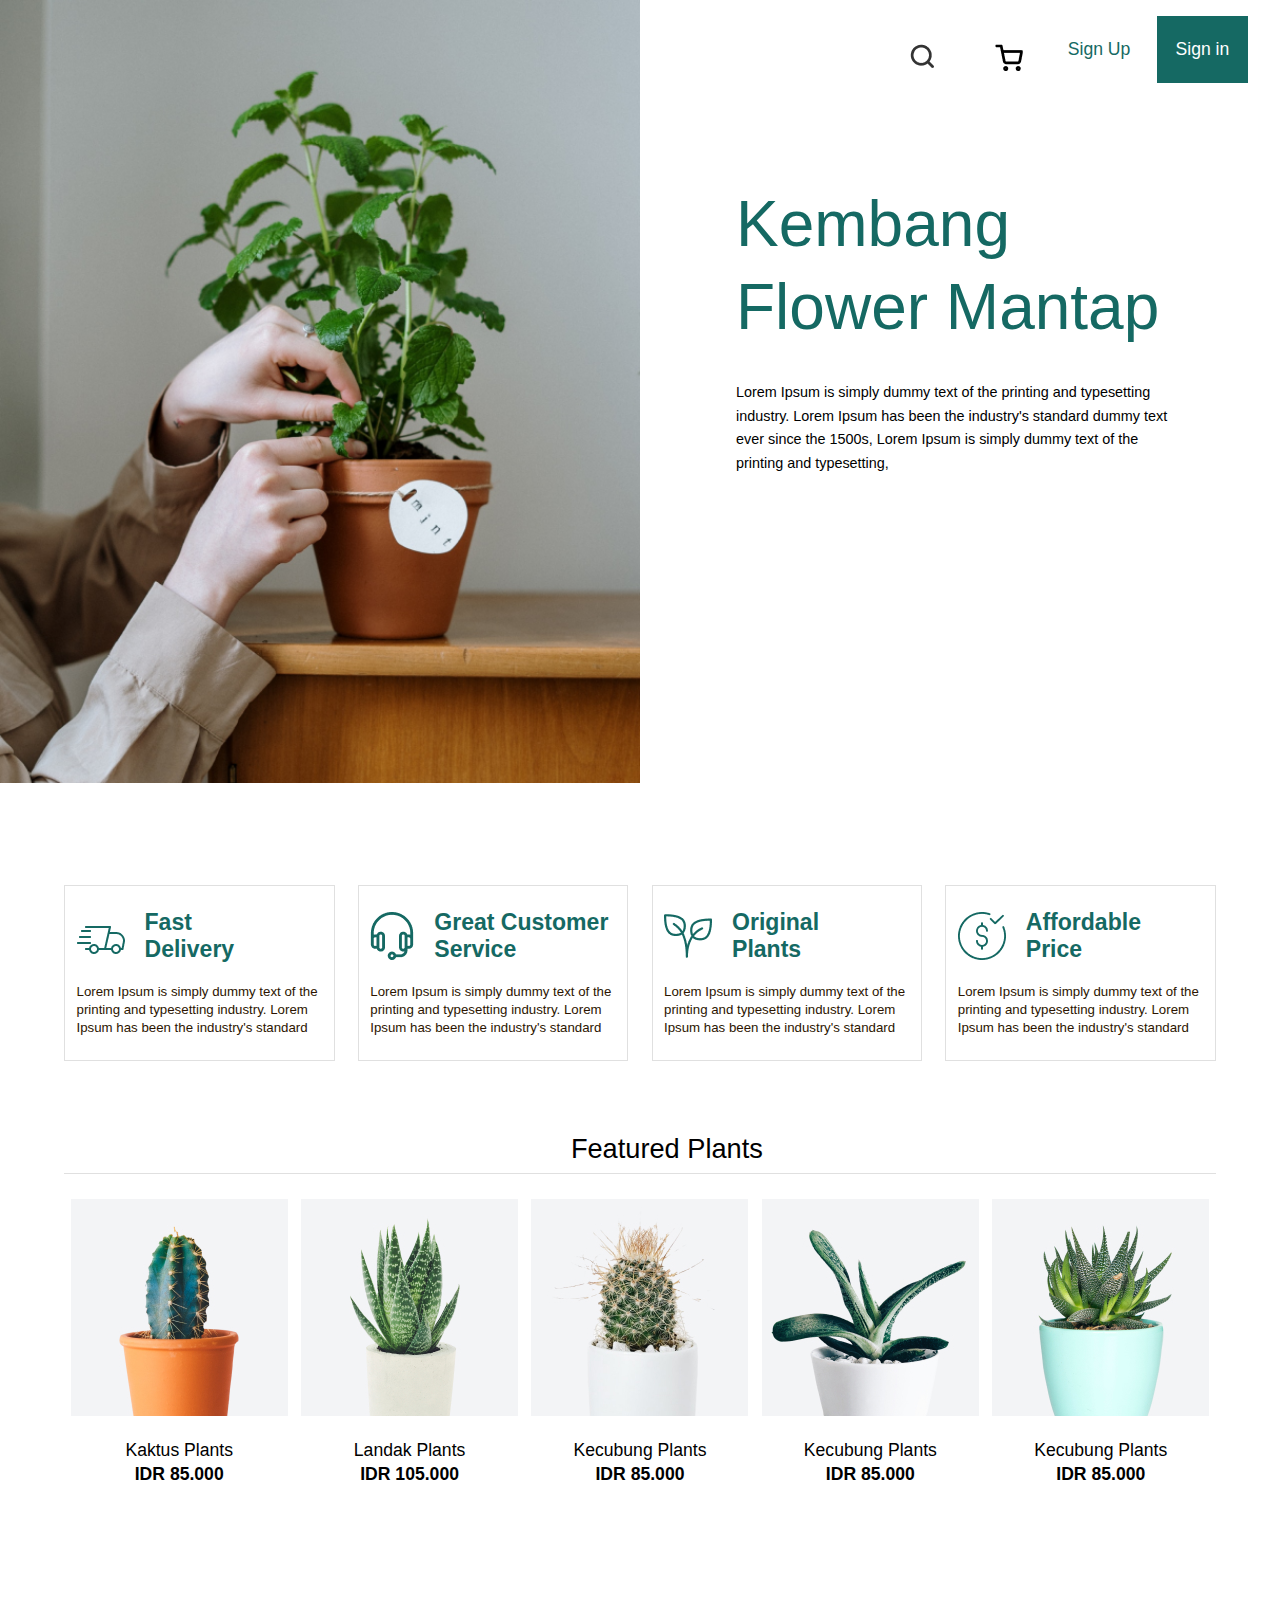
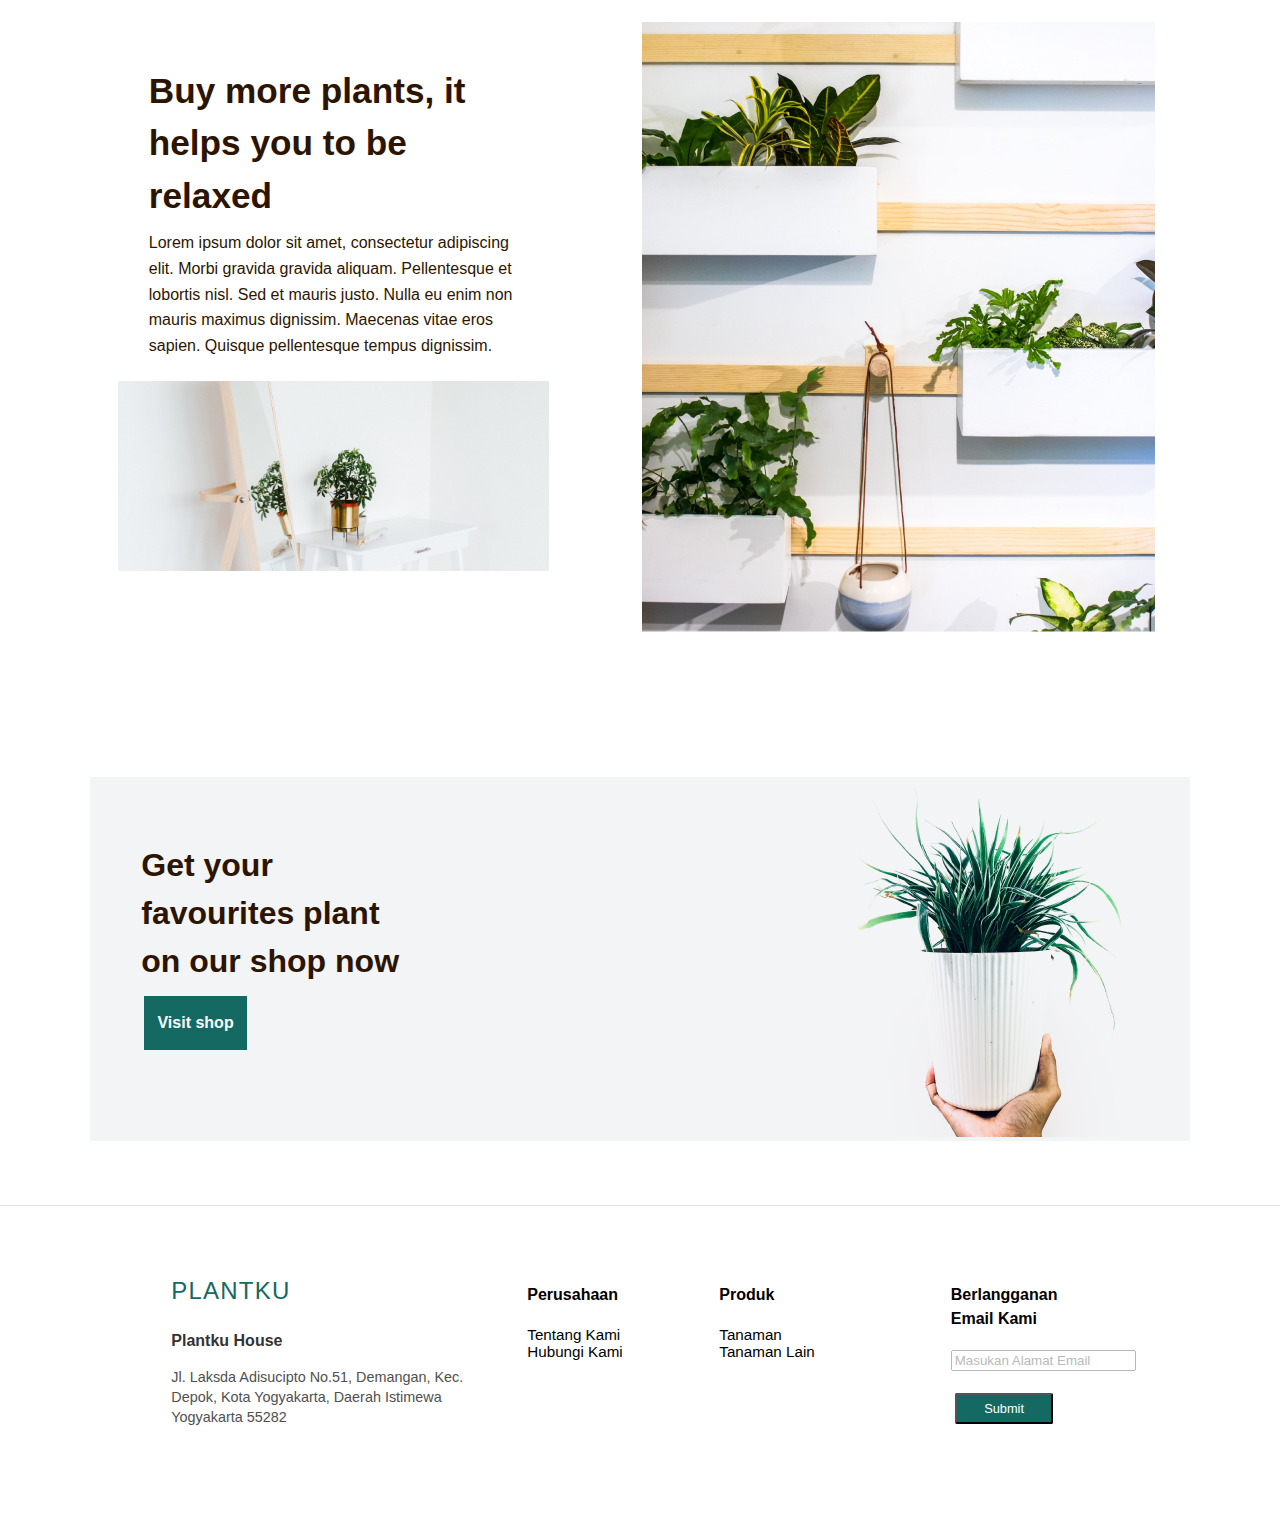
<file: weblab1-2/index.html>
<!DOCTYPE html>
<html>
    <head>
        <meta charset="utf-8">
        <link rel="stylesheet" href="css/styles.css">
        <title>Dolganov N.A. 335152</title>
        <meta name="viewport" content="width=device-width" initial-scale=1.0" >
    </head>

   

    <body>
        <section class = "cont-1">

            <div class="cont-1-left">
                <img src="images/handsOnPlant.png" alt="">
            </div>

            <div class="cont-1-right">
                
                    <nav class="menu">

                        <a href="#" class="search"><img src="images/loop.png" alt="" ></a>
                        <a href="#" class="basket"><img src="images/market.png" alt="" ></a>


                        <a href="#" class="button up">Sign Up</a>
                        <a href="#" class="button in">Sign in</a>
                    </nav>

                    <div class="tittle">
                        <h1 class="kembang">
                            Kembang <br> Flower Mantap
                        </h1>
    
                        <p class="kembang-text">
                            Lorem Ipsum is simply dummy text of the printing and typesetting industry.
                            Lorem Ipsum has been the industry's standard dummy text ever since the 1500s,
                            Lorem Ipsum is simply dummy text of the printing and typesetting,
                        
                        </p>
                
        
            </div>
                
            </div>

        </section>

        <div class="services">
            <div class ='services-box'>
                <div class='img-services-box'>
                        <img src="images/gruzocar.png">
                        <div class='img-text'>
                            Fast <br>Delivery
                        </div>
                </div>
                <div class='content-services-box'>
                    Lorem Ipsum is simply dummy text of the printing and typesetting industry. Lorem Ipsum has been the industry's standard 
                </div>
            </div>
            
            <div class ='services-box'>
                <div class='img-services-box'>
                        <img src="images/headphones.png">
                        <div class='img-text'>
                            Great Customer <br>Service
                        </div>
                </div>
                <div class='content-services-box'>
                    Lorem Ipsum is simply dummy text of the printing and typesetting industry. Lorem Ipsum has been the industry's standard 
                </div>
            </div>

            <div class ='services-box'>
                <div class='img-services-box'>
                        <img src="images/marikhuana.png">
                        <div class='img-text'>
                            Original <br>Plants
                        </div>
                </div>
                <div class='content-services-box'>
                    Lorem Ipsum is simply dummy text of the printing and typesetting industry. Lorem Ipsum has been the industry's standard 
                </div>
            </div>

            <div class ='services-box'>
                <div class='img-services-box'>
                        <img src="images/dollar.png">
                        <div class='img-text'>
                            Affordable <br>Price
                        </div>
                </div>
                <div class='content-services-box'>
                    Lorem Ipsum is simply dummy text of the printing and typesetting industry. Lorem Ipsum has been the industry's standard 
                </div>
            </div>

        </div>

        <div class='featured-plants'>
            <div class="heading-featured-plants">
                Featured Plants
            </div>
        </div>

        <div class='all-featured-plants'>
            <div class='box-plant'>
                <img src="images/kaktus1.jpg">
                <div class="name-plant">Kaktus Plants</div>
                <div class="price">IDR 85.000</div>
            </div>

            <div class='box-plant'>
                <img src="images/tentacles.jpg">
                <div class="name-plant">Landak Plants</div>
                <div class="price">IDR 105.000</div>
            </div>

            <div class='box-plant'>
                <img src="images/kaktus2.jpg">
                <div class="name-plant">Kecubung Plants</div>
                <div class="price">IDR 85.000</div>
            </div>

            <div class='box-plant'>
                <img src="images/wtf1.jpg">
                <div class="name-plant">Kecubung Plants</div>
                <div class="price">IDR 85.000</div>
            </div>

            <div class='box-plant'>
                <img src="images/plantera.jpg">
                <div class="name-plant">Kecubung Plants</div>
                <div class="price">IDR 85.000</div>
            </div>
        </div>

        <div class='cont-4'>
            <div class='left-cont-4'>
                <h3>
                    Buy more plants, it helps you to be relaxed
                </h3>

                <p>
                    Lorem ipsum dolor sit amet, consectetur adipiscing elit. Morbi
                    gravida gravida aliquam. Pellentesque et lobortis nisl. Sed et
                    mauris justo. Nulla eu enim non mauris maximus dignissim.
                    Maecenas vitae eros sapien. Quisque pellentesque tempus
                    dignissim.
                </p>

                <img src="images/molbert.jpg">
            </div>

            <div class="right-cont-4">
                <img src="images/stena.jpg">
            </div>
        </div>

        <div class='cont-5'>

            <div class="content-5-left">

                <div class='head-content-5'>
                    Get your favourites plant on our shop now</h3>
                </div>


                <button class="button-content-5" >
                    Visit shop
                </button>

            </div>

            <div class='content-5-right'>
                <img src='images/wtf2.png'>
            </div>

        </div>

        <div class="footer">
            <div class="first-column">
                <div class="plantku">PLANTKU</div>

                <div class="plantku-house">Plantku House</div>

                <div class="plantku-adress">Jl. Laksda Adisucipto No.51, Demangan, Kec.<br>
                                            Depok, Kota Yogyakarta, Daerah Istimewa<br>Yogyakarta 55282</div>
            </div>

            <div class="second-column">
                <div class="head-footer">Perusahaan</div>
                
                <div class="content-footer">Tentang Kami</div>

                <div class="content-footer">Hubungi Kami</div>

            </div>

            <div class="third-column">
                <div class="head-footer">Produk</div>
                
                <div class="content-footer">Tanaman</div>
                
                <div class="content-footer">Tanaman Lain</div>

            </div>

            <div class="fourth-column">
                <div class="fourth-heading-footer">Berlangganan Email Kami</div>

                <div class="for-email">
                    <input type = "email", maxlength="70" placeholder="Masukan Alamat Email" >
                </div>

                <button class="submit-button">Submit</button>
            </div>
        </div>
        
    </body>

</html>
</file>
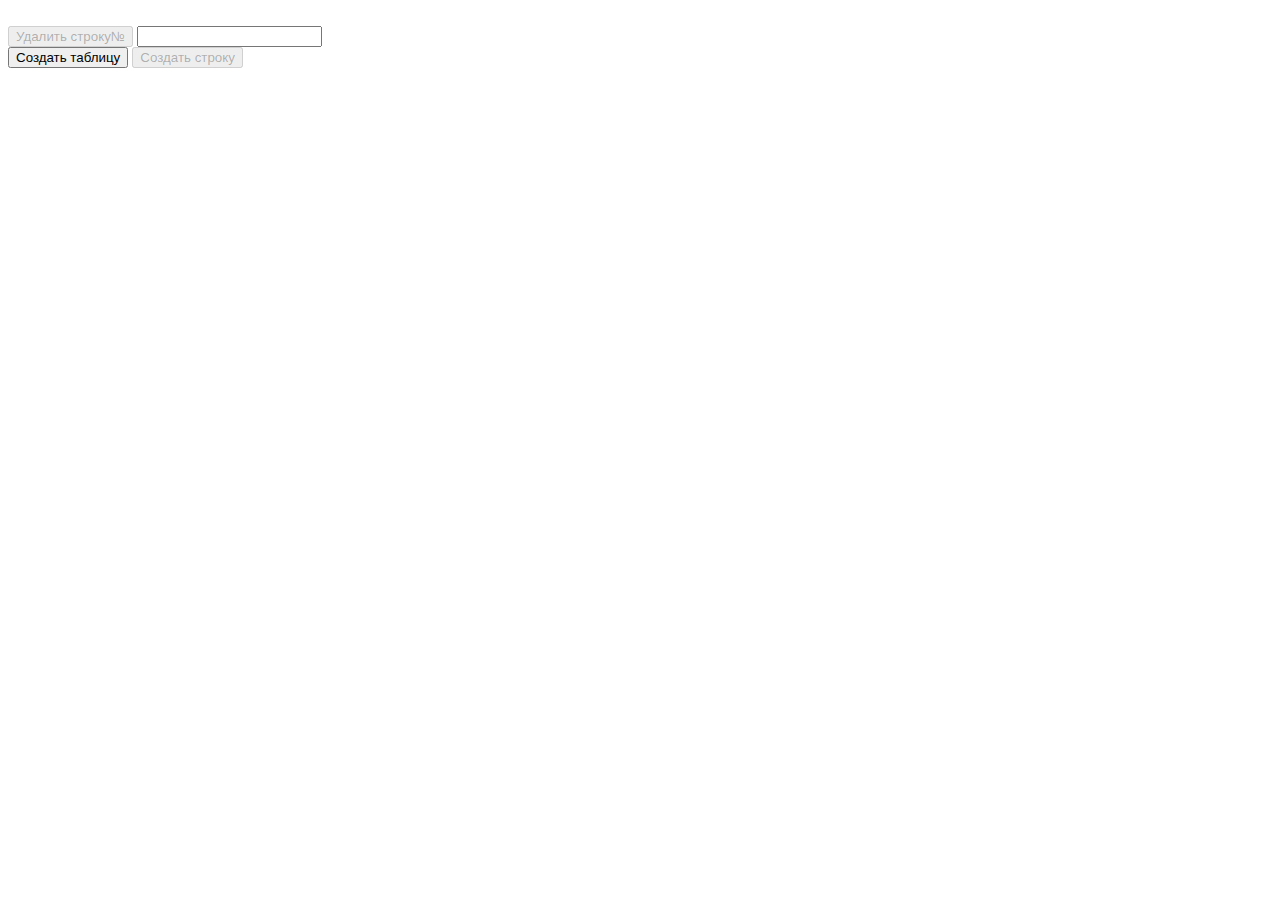
<file: weblab3/web3Dolganov/index.html>
<!DOCTYPE html>
<html>
<head><br>
    <meta charset=utf-8 />
</head>

<body id="colors">

<form action="">
    <input id="remove" type="submit" onclick="delete_row()" value="Удалить строку№" disabled>
    <input id="figure" id="yourInput" type="text">
</form>

<input id="create" type="button" onclick="create_table()" value="Создать таблицу">
<input id="add" type="button" onclick="create_row()" value="Создать строку" disabled>


<div class="results">

<style>
		table {
			border-collapse: collapse;
		}
	</style>
</div>

<script src="script.js"></script>

</body>

</html>
</file>
<file: weblab1-2/css/styles.css>
/*Общий блок*/


body{
    font-family: 'Arial';
    margin: 0;
    overflow-x: hidden;
}

div{
    display: block;
}


/*Блок 1*/


.cont-1 {
    display: flex;

}

.cont-1-left{
    flex:1;  
}

.cont-1-left img{
    width: 100%;
    height: 100%;
    size: cover;
}
.cont-1-right{
  
    display: flex;
    flex: 1;
    flex-direction: column;
}

.menu{
    display: flex;
    align-items: center;
    justify-content:  flex-end;
    margin-top: 4%;
    margin-right: 5%; 
} 

.search{
    width: 10%;
    height: 10%;
    margin: 0 4% 2% 0;
}

.basket{
    width: 10%;
    height: 10%;
    margin: 0 0 2% 0;
}

.button{
    
    width: 15%;
    height: 150%;
    display:flex;
    align-items: center;
    justify-content: center;
    font-size: 120%;
    font-weight: 500;
    text-decoration: none;
    color: #156963;
    
}  

.in{
    margin-left: 2%;
    background: #156963;
    color: #FFFFFF;
}



.kembang{
    margin-left: 15%;
    margin-top: 17%;
    margin-bottom: 5%;
    font-weight: 450;
    font-size: 480%;
    line-height: 130%;
    color:#156963;
    
}

.kembang-text{
    width: 70%;
    margin-left: 15%;
    font-weight: 400;
    font-size: 95%;
    line-height: 165%;
}






/*Блок 2*/

.services{
    margin: 8% 5% 6% 5%;
    display: flex;
    justify-content: center;
    
}

.services-box{
    padding: 2% 1%;
    border: 1px solid #E0E0E0;
    margin: 0 2% 0 0;
}


.img-services-box{
    margin-bottom: 20px;
    font-weight: 700px;
    display: flex;
    align-items: center;
    font-size: 90%;
    color: #156963;
}

.content-services-box{
    font-size: 83%;
    font-weight: 400;
    line-height: 135%;
    color:#2c1500;
}

.services-box:last-child{
    margin-right: 0;
}

.img-text{
    margin: 0 0 0 20px;
    font-size: 160%;
    font-weight: 650;
}





/*Блок 3*/

.featured-plants{
    padding-bottom: 1%;
    margin: auto 5% 2% 5%;
    display: flex;
    align-items: center;
    border-bottom: 1px solid #E0E0E0;
    overflow-x: hidden;

}

.heading-featured-plants{
    margin-left: 44%; 
    font-weight: 500;
    font-size: 170%;
    line-height: 80%;
    color: #000000;
}

.all-featured-plants{
    margin: 0 5% 5% 5%;
    display: flex;
    justify-content: space-around;
}


.name-plant{
    font-size: 110%;
    line-height: 95%;
    text-align: center;
    color: #000000;
    padding-top: 10%;
    padding-bottom: 4% ;
}

.price{
    font-weight: 600;
    font-size: 110%;
    line-height: 80%;
    text-align: center;
    color: #000000;
}




/*Блок 4*/


.cont-4{
    display: flex;
    justify-content: center;
    margin-top: 10%;
    margin-bottom: 3%;


}

.left-cont-4{
    display: flex;
    flex-direction: column;
    align-items: center;

  }

.left-cont-4 img{
  padding-top: 1%;
}

.left-cont-4 p{
    width: 40%;
    font-weight: 500;
    line-height: 160%;
    color: #2C1500;
    padding-top: 2%;
  }

  .left-cont-4 h3{
    width: 40%;
    height: 18%;
    font-family: 'Arial';
    font-style: normal;
    font-weight: 700;
    font-size: 220%;
    line-height: 150%;
    color: #2C1500;
  }
  
  .right-cont-4{
    margin-right: 15%;
    margin-top: 3.5%;
   
  }
  
  .right-cont-4 img{
    padding-bottom: 20%;
  }


/*Блок 5*/

.cont-5{
    margin: 0 7% 5% 7%;
    background: #f3f4f6;
    display: flex;
}

.head-content-5{
    padding: 25% 10% 4% 20%;
    width: 100%;
    font-weight: bold;
    font-size: 200%;
    line-height: 150%;
    color: #2c1500;
}

.button-content-5{
    margin-left: 21%;
    width: 40%;
    height: 15%;
    font-weight: bold;
    font-size: 100%;
    text-align: center;
    color: #fafefe;
    background: #156963;
    border: #156963;
    box-sizing: border-box;
}

.content-5-right{

    height: 100%;
    margin-left: 40%;
}

/*Блок Footer*/

.footer{
    display: flex;
    justify-content: center;
    border-top: 1px solid #e0e0e0;
    padding: 6% 0;
}

.plantku{
    font-weight: 500;
    font-size: 150%;
    line-height: 70%;
    letter-spacing: 0.05em;
    text-transform: uppercase;
    color: #156963;

}

.plantku-house{
    margin-top: 10%;
    margin-bottom: 5%;
    font-weight: bold;
    line-height: 150%;
    color: #333333;
}

.plantku-adress{
    font-weight: 400;
    font-size: 90%;
    line-height: 140%;
    color: #4f4f4f;

}

.head-footer{

    font-weight: bold;
    line-height: 150%;
    padding-bottom: 10%;
}

.content-footer{

    font-weight: 500;
    font-size: 95%;


}

.second-column {
    width: 15%;
    padding-left: 5%;
}

.third-column {
    width: 15%;

}

.fourth-heading-footer{
    padding: 0 5% 7% 20%;
    font-weight: bold;
    line-height: 150%;
}

.for-email{
    opacity: 0.5;
    padding: 3% 10% 7% 20%;
}

.submit-button{
    margin: 4% 10% 7% 22%;
    font-weight: 530;
    font-size: 80%;
    width: 50%;
    line-height: 25px;
    text-align: center;
    color: #ffffff;
    background: #156963;
    backdrop-filter: blur(10px);
    border-radius: 2px;
}


/*Блок @media (Задание для второй лабы)*/
/*
Здесь представлены варианты для:
992px
1400px
1200px
900px
767px
600px
460px
380px
705px
500px
1100px
780px
980px
880px
670px
580px
400px
388px
375px
365px
710px
615px
407px
510px
390px
*/


@media(max-width: 1400px){
    .body {
           max-width: 970px;
       }
    .button{
        width: 15%;
        height: 140%;
        font-size: 110%;
    }
    .kembang{
        font-size: 400%;
    }
    .kembang-text{
        font-size: 90%;
            }

    .cont-4{
    padding-left: 2%;
    }

    .left-cont-4 p{
      width: 60%;
    }

    .left-cont-4 h3{
      margin-top: 9%;
      margin-bottom: 1%;
      width: 60%;
    }

    .left-cont-4 img{
      width: 70%;
    }

    .right-cont-4{
      margin-right: 10%;
      margin-top: 1%;

    }

}

@media(max-width: 1200px){

    .button{
        width: 15%;
        height: 130%;
        font-size: 90%;
    }
    .kembang{
        font-size: 350%;
    }
    .kembang-text{

        font-size: 85%;
    }

    .left-cont-4 p{
      width: 80%;
    }

    .left-cont-4 h3{
      margin-top: 9%;
      margin-bottom: 1%;
      width: 80%;
    }

    .left-cont-4 img{
      width:90%;
    }

    .right-cont-4{
      margin-right: 4%;
      margin-top: 0;

    }

    .head-content-5{
        font-size: 150%;
        padding-top: 15%;

    }

    .content-5-right{
        margin-left: 20%;
    }

    .container-5 img{
        width: 90%;
        height: 100%;
    }

    .button-content-5{
        font-size: 90%;
    }

}

@media(max-width: 992px){
    .cont-1-right {
       max-width: 750px;
    }

    .box-plant img {
        margin-left: 10%;
        width: 45%;
    }

}

@media(max-width: 900px){
    .heading-featured-plants{
       text-align: center;

    }
    .all-featured-plants{
        flex-direction: column;
    }

    .box-plant {
        margin-left: 30%;
    }

    .box-plant img {
        margin-left: 10%;
        width: 45%;

    }

    .name-plant {
        width:45%;
        padding: 3% 10%;
    }

    .price{
        width:45%;
        padding: 0 0 7% 10%;

    }

    .services{
            padding-left: 25%;
            flex-direction: column;

    }

    .services-box{
        width: 60%;
        padding: 2% 5%;
        margin-bottom: 20px;
    }

    .button{
        width: 20%;
        height: 120%;
        font-size: 80%;
    }

    .kembang{
        font-size: 350%;
    }
    .kembang-text{

        font-size: 85%;
    }

}


@media(max-width: 767px){
    .kembang{
        font-size: 230%;
    }
    .kembang-text{
        font-size: 73%;
    }
}

@media(max-width: 600px){
    .button{
        width: 20%;
        height: 100%;
        font-size: 68%;
    }

    .basket{
        margin: 0 4% 2% 4%;
    }

    .kembang{
        font-size: 170%;
    }

    .kembang-text{
        font-size: 68%;
    }

    .plantku{
        font-size: 90%;
    }

    .plantku-house{
        font-size: 70%;
    }

    .head-footer{
        font-size: 70%;
    }

    .fourth-heading-footer{
        font-size: 70%;

    }
    .plantku-adress{
        font-size: 60%;
    }

    .content-footer{
        font-size: 60%;
    }

    .submit-button{
        font-size: 70%;
        width: 40%;
    }

    .box-plant img {
        margin-left: 3%;
        width: 65%;
    }
}

@media(max-width: 460px){
    .search img{
        width: 80%;
    }

    .basket img{
        width: 80%;
    }
    .button{
        width: 30%;
        height: 90%;
        font-size: 60%;
    }

    .basket{
        margin: 0 4% 2% 4%;
    }

    .kembang{
        margin-left: 5%;
        font-size: 160%;
    }

    .kembang-text{
        margin-left: 5%;
        width: 93%;
        font-size: 60%;
    }

    .head-content-5{
        font-size: 80%;
    }

    .button-content-5{
        font-size: 60%;
    }

    .box-plant img {
        margin-left: 3%;
        width: 40%;
    }
}




@media(max-width: 380px){


    .search{
        margin: -2% 4% 2% 4%;
    }

    .basket{
        margin: -2% 4% 2% 4%;
    }
    .button{
        width: 30%;
        height: 90%;
        font-size: 55%;
    }

    .cont-1-left img{
        width: 130%;
        margin-left: -32%;

    }

    .kembang{
        margin-left: 5%;
        font-size: 150%;
    }

    .kembang-text{
        margin-left: 4%;
        width: 93%;
        font-size: 66%;
    }

    .box-plant img {
         margin-left: 3%;
         width: 40%;
     }


}


@media(max-width: 705px){

    .content-services-box{
        font-size: 75%;
    }

    .img-text{
        font-size: 120%;
    }

    .left-cont-4{
      margin-left: 5%;
    }
    .left-cont-4 p{
      font-size: 70%;
    }

    .left-cont-4 h3{
      font-size: 130%;
    }

    .left-cont-4 img{
      width:95%;
    }

    .right-cont-4 img{
      width: 90%;
    }


    .box-plant img {
        margin-left: 3%;
        width: 70%;
    }
}

@media(max-width: 500px){

    .content-services-box{
        font-size: 68%;
    }

    .img-text{
        font-size: 100%;
    }

     .heading-featured-plants{
         font-size: 120%;
         margin-left: 30%;
     }

     .box-plant img {
         margin-left: 3%;
         width: 60%;
     }

     .name-plant {
         padding: 3% 10%;

     }

     .price{
         padding: 0 0 5% 10%;
     }

    .cont-5-right img{
        width: 70%;
        margin-left: -32%;
    }
}


@media(max-width: 1100px){
    .heading-featured-plants{
        margin-left: 39%;
    }
    .box-plant img {
        margin-left: 3%;
        width: 90%;

    }

    .left-cont-4 p{
      width: 90%;
      font-size: 90%;

    }

    .left-cont-4 h3{
      margin-top: 9%;
      margin-bottom: 1%;
      width: 90%;
      font-size: 200%;
      margin-top: 26%;

    }

    .left-cont-4 img{
      width:100%;
    }

    .right-cont-4{
      margin-right: 3%;
      margin-left: 1%;
      margin-top: 0;


    }

    .first-column{
        padding-left: 1%;
    }
    .plantku{
        font-size: 130%;
    }

    .plantku-adress{
        font-size: 80%;
    }

    .content-footer{
        font-size: 80%;
        }



}


@media (max-width: 780px) {
    .heading-featured-plants{
        font-size: 130%;
        margin-left: 35%;
    }

    .box-plant img {
        margin-left: 13%;
        width: 37%;
    }

    .name-plant {
        width:47%;
        font-size: 80%;
        padding: 3% 8%;

    }

    .price{
        width:47%;
        font-size: 80%;
        padding: 0 0 7% 8%;

    }

    .first-column{
        padding-left: 1%;
    }
    .plantku{
        font-size: 100%;
    }

    .plantku-house{
        font-size: 80%;
    }

    .head-footer{
        font-size: 80%;
    }

    .fourth-heading-footer{
        font-size: 80%;

    }
    .plantku-adress{
        font-size: 70%;
    }

    .content-footer{
        font-size: 70%;
    }

    .footer{
         padding: 4%;
    }

    .third-column {
        margin: 0 3%;

    }

    .fourth-column{
        padding-right: 5%;
    }

}




 @media(max-width: 980px){

   .cont-4{
     padding-left: 1.5%;
     }

     .left-cont-4{
       width: 70%;
     }

     .left-cont-4 p{
       width: 90%;
     }

     .left-cont-4 h3{
       font-size: 180%;
       margin-top: 0;

       width: 90%;
     }

     .left-cont-4 img{
       width: 96%;
     }

     .right-cont-4{
       margin-top: 0;
       margin-right: 2.5%;

     }

     .right-cont-4 img{
       width: 100%;

     }


 }

  @media(max-width: 880px){

    .left-cont-4{
      margin-left: 2%;
    }

    .left-cont-4 p{
      font-size: 80%;
    }

    .left-cont-4 h3{
      font-size: 150%;
    }

    .left-cont-4 img{
      width:93%;
    }

    .right-cont-4 img{
      width:95%;
    }

    .box-plant img {
        margin-left: 3%;
        width: 50%;
    }
  }


  @media(max-width: 670px){


    .left-cont-4 p{
      font-size: 65%;
    }

    .left-cont-4 h3{
      font-size: 100%;
    }

    .left-cont-4 img{
      width: 90%;
    }

    .right-cont-4 img{
      width: 83%;
    }

    .cont-5-right img{
        width: 80%;
        margin-left: -22%;
    }



  }

  @media(max-width: 580px){

    .left-cont-4{
      width: 90%;
    }

    .left-cont-4 p{
      width: 96%;
    }

    .left-cont-4 h3{
      width: 96%;
    }

    .left-cont-4 img{
        width: 90%;
    }

    .right-cont-4 img{
      width: 96%;
    }

  }

  @media(max-width: 400px){

    .left-cont-4{
      width: 100%;
    }

    .left-cont-4 p{
      font-size: 75%;
      width: 100%;
    }

    .left-cont-4 h3{
      font-size: 90%;
      width: 100%
   }

    .left-cont-4 img{
       margin-left: 231%;
       margin-top: -50%;
       width: 129%;

    }
  }

  @media(max-width: 388px){
    .left-cont-4 img{
      margin-top: -65%;
      margin-left: 233%;
   }
  }

  @media(max-width: 375px){
    .left-cont-4 img{
      margin-left: 240%;
      width: 135%;
   }
  }

  @media(max-width: 365px){
    .left-cont-4{
      width: 110%;
    }

    .left-cont-4 p{
      font-size: 70%;
      width: 100%;
    }

    .left-cont-4 h3{
      font-size: 85%;
      width: 100%
   }
    .right-cont-4 img{
      margin-left: 5%;
      width: 85%;
    }
    .left-cont-4 img{
      margin-left: 230%;
      width: 115%;
   }
  }



@media(max-width: 810px){
    .head-content-5{
        font-size: 120%;

    }
}

@media(max-width: 710px){
    .head-content-5{
        font-size: 110%;
    }

    .button-content-5{
        width: 60%;
        font-size: 75%;
    }
}

@media(max-width: 615px){
    .head-content-5{
        font-size: 95%;
    }

    .button-content-5{
        width: 50%;
        font-size: 70%;
    }
}


@media(max-width: 407px){
    .cont-5{
        margin: 13% 5% 5% 5%;
    }
    .head-content-5{
        font-size: 80%;
    }

    .button-content-5{
        width: 60%;
        font-size: 50%;
    }
}




@media(max-width: 510px){
    .plantku{
        font-size: 80%;      
    }

    .plantku-house{
        font-size: 60%;
    }

    .second-column{
        margin-right: 5%;
    }
    .third-column{
        width: 20%;
    }

    .head-footer{
        font-size: 60%;
    }

    .fourth-heading-footer{
        font-size: 60%;

    }
    .plantku-adress{
        font-size: 50%;      
    }

    .content-footer{
        font-size: 50%;      
    }

    input{
        width: 110%;
        font-size: 50%;
    }

    .submit-button{
        font-size: 50%;
        line-height: normal;
        width: 70%;
    }

    
}

@media(max-width: 390px){
    .plantku{
        font-size: 70%;      
    }

    .plantku-house{
        font-size: 50%;
    }

    .head-footer{
        font-size: 50%;
    }

    .fourth-heading-footer{
        font-size: 50%;

    }
    .plantku-adress{
        font-size: 45%;      
    }

    .content-footer{
        font-size: 45%;      
    }

    
}
</file>
